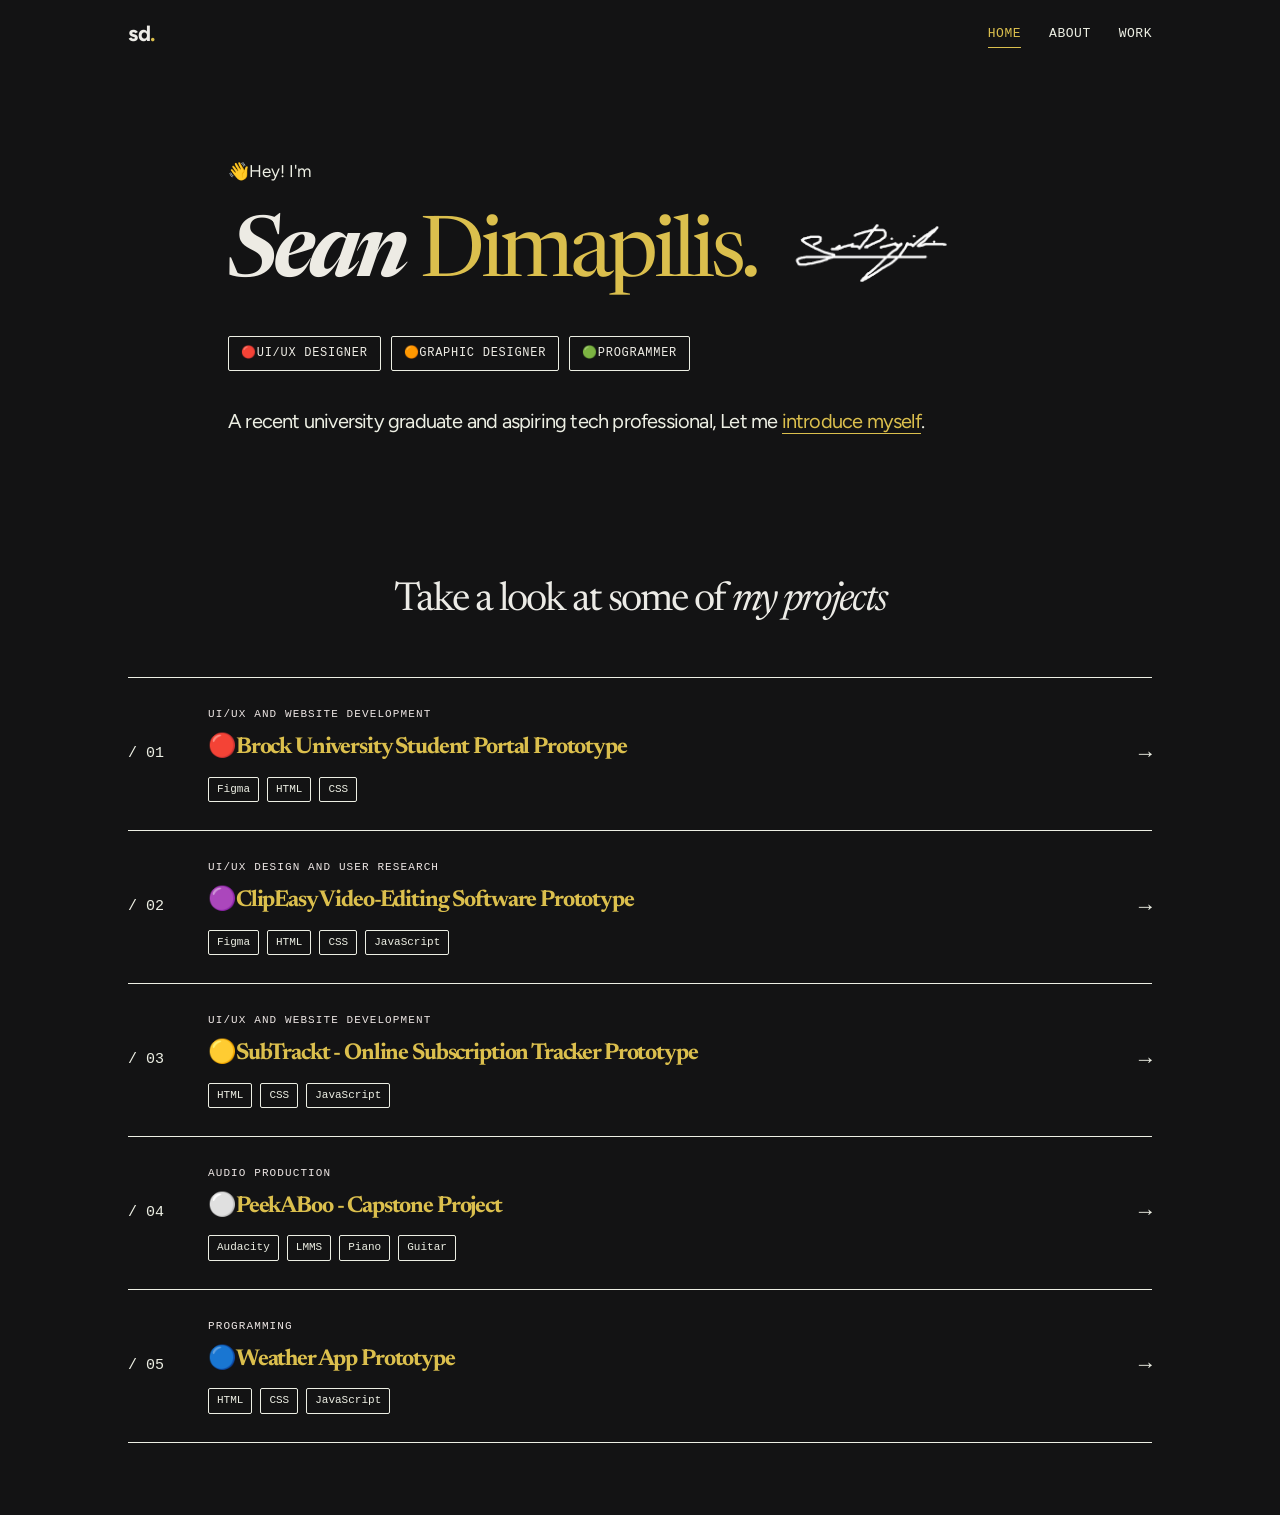
<file: index.html>
<!DOCTYPE html>
<html lang="en">
<head>
<meta charset="UTF-8">
<meta name="viewport" content="width=device-width, initial-scale=1">
<title>Sean Dimapilis - Home</title>
<meta name="description" content="Sean Dimapilis — UI/UX designer, programmer and audio producer. Portfolio of student and personal projects.">
<link rel="stylesheet" href="style.css">
</head>
<body>

<nav class="site-nav">
  <div class="wrap">
    <a href="index.html" class="logo">sd<span>.</span></a>
    <ul class="nav-links">
      <li><a href="index.html" class="active">Home</a></li>
      <li><a href="about.html">About</a></li>
      <li><a href="index.html#work">Work</a></li>
    </ul>
  </div>
</nav>
    <header class="hero">
    <div class="wrap">
        <div class="hero-eq-row">
        <div class="eq" aria-hidden="true">
            <span></span><span></span><span></span><span></span><span></span><span></span>
            <span></span><span></span><span></span><span></span><span></span><span></span>
        </div>
      </div>
        
    <p class="hero-greet">👋Hey! I'm</p>
    <h1><b>Sean </b><em> Dimapilis.</em><img src="image.png"></h1>
    <div class="roles">
      <span>🔴UI/UX Designer</span>
      <span>🟠Graphic Designer</span>
      <span>🟢Programmer</span>
    </div>
    <p class="hero-copy">
      A recent university graduate and aspiring tech professional, Let me <a href="about.html">introduce myself</a>.
    </p>
  </div>
</header>

<section id="work">
  <div class="wrap">
    <div class="section-head">
        <h2>Take a look at some of <i>my projects</i></h2>
    </div>

    <div class="tracklist">
      <a class="track" href="brock.html">
        <span class="track-num">/ 01</span>
        <span class="track-main">
          <span class="track-cat">UI/UX and Website Development</span>
          <span class="track-title"><b>🔴Brock University Student Portal Prototype</b></span>
          <span class="track-tags"><span>Figma</span><span>HTML</span><span>CSS</span></span>
        </span>
        <span class="track-arrow">→</span>
      </a>

       <a class="track" href="clipeasy.html">
        <span class="track-num">/ 02</span>
        <span class="track-main">
          <span class="track-cat">UI/UX Design and User Research</span>
          <span class="track-title"><b>🟣ClipEasy Video-Editing Software Prototype</b></span>
          <span class="track-tags"><span>Figma</span><span>HTML</span><span>CSS</span><span>JavaScript</span></span>
        </span>
        <span class="track-arrow">→</span>
      </a>

      <a class="track" href="subtrackt.html">
        <span class="track-num">/ 03</span>
        <span class="track-main">
          <span class="track-cat">UI/UX and Website Development</span>
          <span class="track-title"><b>🟡SubTrackt - Online Subscription Tracker Prototype</b></span>
          <span class="track-tags"><span>HTML</span><span>CSS</span><span>JavaScript</span></span>
        </span>
        <span class="track-arrow">→</span>
      </a>
      
      <a class="track" href="peekaboo.html">
        <span class="track-num">/ 04</span>
        <span class="track-main">
          <span class="track-cat">Audio Production</span>
          <span class="track-title"><b>⚪️PeekABoo - Capstone Project</b></span>
          <span class="track-tags"><span>Audacity</span><span>LMMS</span><span>Piano</span><span>Guitar</span></span>
        </span>
        <span class="track-arrow">→</span>
      </a>

      <a class="track" href="weather.html">
        <span class="track-num">/ 05</span>
        <span class="track-main">
          <span class="track-cat">Programming</span>
          <span class="track-title"><b>🔵Weather App Prototype</b></span>
          <span class="track-tags"><span>HTML</span><span>CSS</span><span>JavaScript</span></span>
        </span>
        <span class="track-arrow">→</span>
      </a>
    </div>
  </div>
</section>
</body>
</html>
</file>
<file: style.css>
@import url('https://fonts.googleapis.com/css2?family=Figtree:ital,wght@0,300..900;1,300..900&family=Gabarito:wght@400..900&family=Gasoek+One&family=Google+Sans:ital,opsz,wght@0,17..18,400..700;1,17..18,400..700&family=Great+Vibes&family=Mrs+Sheppards&family=Nabla&family=Newsreader:ital,opsz,wght@0,6..72,200..800;1,6..72,200..800&family=Noto+Serif+Balinese&family=Petit+Formal+Script&family=Raleway:ital,wght@0,100..900;1,100..900&display=swap');

:root{
  --bg:        #2a363b;
  --bg-raised: #2a363b;
  --bg-card:   #2a363b;
  --line:      #edefe4;
  --text:      #dbbf4d;
  --text-dim:  #edefe4;
  --text-faint:#edefe4;
  --accent:    #dbbf4d;   
  --accent-2:  #ede6e4;   
  --radius:    2px;
  --font-display: 'Figtree', sans-serif;
  --font-body:    'Figtree', sans-serif;
  --font-mono:    'IBM Plex Mono', monospace;
  --maxw: 1080px;
}

*, *::before, *::after{ box-sizing: border-box; }

html{ scroll-behavior: smooth; }

body{
  margin: 0;
  background: #131314;
  color: #ecebe6;
  font-family: Figtree, sans-serif;
  font-size: 16px;
  line-height: 1.6;
}

img { 
  max-width: 100%; 
  display: block; 
}

a{ color: inherit; text-decoration: none; }

::selection{ background: var(--accent); color: #0e1013; }

:focus-visible{
  outline: 2px solid var(--accent);
  outline-offset: 3px;
}

.wrap{
  max-width: var(--maxw);
  margin: 0 auto;
  padding: 0 28px;
}

h1, h2, h3{
  font-family: var(--font-display);
  font-weight: 600;
  letter-spacing: -0.01em;
  margin: 0;
}

h1 {
    display: flex;
    align-items: center; 
    gap: 15px;           
} 

h1 img {
    width: 200px;       
    height: auto;
    filter:brightness(10)
}

.eyebrow{
  font-family: var(--font-mono);
  font-size: 12px;
  letter-spacing: 0.14em;
  text-transform: uppercase;
  color: var(--accent);
  display: inline-flex;
  align-items: center;
  gap: 10px;
}
.eyebrow::before{
  content: "";
  width: 18px;
  height: 1px;
  background: var(--accent);
  display: inline-block;
}

/* ---------- nav ---------- */
.site-nav{
  position: sticky;
  top: 0;
  z-index: 50;
  background: #131314;
  backdrop-filter: blur(10px);

}
.site-nav .wrap{
  display: flex;
  align-items: center;
  justify-content: space-between;
  height: 68px;
}
.logo{
  font-family: var(--font-display);
  font-weight: 700;
  font-size: 22px;
  letter-spacing: -0.02em;
}
.logo span{ color: var(--accent); }

.nav-links{
  display: flex;
  align-items: center;
  gap: 28px;
  list-style: none;
  margin: 0;
  padding: 0;
  font-family: var(--font-mono);
  font-size: 13px;
  letter-spacing: 0.04em;
  text-transform: uppercase;
}
.nav-links a{
  color: var(--text-dim);
  transition: color .15s ease;
  padding: 6px 0;
  border-bottom: 1px solid transparent;
}
.nav-links a:hover,
.nav-links a.active{
  color: var(--text);
  border-bottom-color: var(--accent);
}

/* ---------- hero ---------- */
.hero{
  padding: 54px 0 40px;
}
.hero-eq-row{
  margin-bottom: 36px;
}
.hero-greet{
  font-family: var(--font-body);
  color: var(--text-dim);
  font-size: 17px;
  margin-left: 100px;
}
.hero h1{
  font-size: clamp(44px, 8vw, 84px);
  font-weight: 400;
  letter-spacing: -0.05em;
  font-family: "Newsreader", serif;
  color:#edebe4;
  margin-left: 100px;
  line-height: 0.98;
  font-style: italic;
}

.hero h1 em{
  font-style: normal;
  color: var(--accent);
}
.roles{
  display: flex;
  flex-wrap: wrap;
  gap: 10px;
  margin: 26px 0 34px;
  margin-left: 100px;
}
.roles span{
  font-family: var(--font-mono);
  font-size: 12px;
  letter-spacing: 0.06em;
  text-transform: uppercase;
  color: #edebe4;
  border: 1px solid var(--line);
  padding: 7px 12px;
  border-radius: var(--radius);
}
.hero-copy{
  max-width: 800px;
  color: var(--text-dim);
  font-size: 20px;
  margin-left: 100px;
  letter-spacing: -0.04em;
}
.hero-copy a{
  color: #dbbf4d;
  border-bottom: 1px solid;
}
.hero-copy a:hover{ border-bottom-color: var(--accent); }

/* ---------- buttons ---------- */
.btn{
  display: inline-flex;
  align-items: center;
  gap: 10px;
  font-family: var(--font-mono);
  font-size: 13px;
  letter-spacing: 0.05em;
  text-transform: uppercase;
  padding: 13px 22px;
  border: 1px solid var(--text);
  border-radius: 10px;
  transition: background .15s ease, color .15s ease, border-color .15s ease, transform .15s ease;
}
.btn:hover{
  background: var(--accent);
  border-color: var(--accent);
  color: #0e1013;
  transform: translateY(-1px);
}
.btn.btn-ghost{
  border-color: var(--line);
  color: var(--text-dim);
}
.btn.btn-ghost:hover{
  background: transparent;
  border-color: var(--accent);
  color: var(--accent);
}

/* ---------- sections ---------- */
section{ padding: 72px 0; }
.section-head{
  display: flex;
  align-items: baseline;
  justify-content: space-between;
  gap: 20px;
  margin-bottom: 44px;
  flex-wrap: wrap;
}
.section-head h2{
  font-size: clamp(28px, 4vw, 40px);
  letter-spacing: -0.05em;
  font-weight: 400;
  font-family: "Newsreader", serif;
  margin-top: 10px;
  margin: 0 auto;
}

/* ---------- tracklist / project rows ---------- */
.tracklist{
  border-top: 1px solid var(--line);
}
.track{
  display: grid;
  grid-template-columns: 56px 1fr auto;
  align-items: center;
  gap: 24px;
  padding: 28px 0;
  border-bottom: 1px solid var(--line);
  transition: padding-left .2s ease, background .2s ease;
}
.track:hover{
  padding-left: 10px;
  background: linear-gradient(90deg, rgba(246, 238, 233, 0.05), transparent);
}
.track-num{
  font-family: var(--font-mono);
  color: var(--text-faint);
  font-size: 15px;
}
.track-main{ min-width: 0; }
.track-cat{
  font-family: var(--font-mono);
  font-size: 11px;
  letter-spacing: 0.1em;
  text-transform: uppercase;
  color: var(--accent-2);
  margin-bottom: 6px;
  display: block;
}
.track-title{
  font-family: "Newsreader", serif;
  font-size: 23px;
  font-weight: 300;
  letter-spacing: -0.05em;
  color: var(--text);
}
.track:hover .track-title{ color: var(--accent); }
.track-tags{
  display: flex;
  gap: 8px;
  margin-top: 10px;
  flex-wrap: wrap;
}
.track-tags span{
  font-family: var(--font-mono);
  font-size: 11px;
  color: var(--text-faint);
  border: 1px solid var(--line);
  padding: 3px 8px;
  border-radius: var(--radius);
}
.track-arrow{
  font-family: var(--font-mono);
  font-size: 22px;
  color: var(--text-faint);
  transition: color .2s ease, transform .2s ease;
}
.track:hover .track-arrow{
  color: var(--accent);
  transform: translateX(4px);
}

.icon-btn{
  width: 42px;
  height: 42px;
  border: 1px solid var(--line);
  border-radius: 50%;
  display: flex;
  align-items: center;
  justify-content: center;
  transition: border-color .15s ease, color .15s ease, transform .15s ease;
  color: var(--text-dim);
}
.icon-btn:hover{
  border-color: var(--accent);
  color: var(--accent);
  transform: translateY(-2px);
}
.icon-btn svg { 
  width: 18px; 
  height: 18px; 
}

/* ---------- about page ---------- */
.about-hero{
  padding: 56px 0 20px;
  
}
.about-grid{
  display: grid;
  grid-template-columns: 1.2fr 0.8fr;
  gap: 56px;
  padding: 4px 0;
  align-items: start;
}
.about-photo img { 
  width: 350px; 
  height: auto; 
  display: block; 
  border-radius: 10px;
  margin-left: 40px; 
}
.about-copy p {
  color: var(--text-dim);
  font-size: 18px;
  max-width: 60ch;
}
.skill-block { 
  margin-top: 30px; 
}
.skill-block h3{
  font-family: var(--font-mono);
  font-size: 12px;
  letter-spacing: 0.1em;
  text-transform: uppercase;
  color: var(--accent-2);
  margin-bottom: 12px;
}
.pill-row{
  display: flex;
  flex-wrap: wrap;
  gap: 8px;
}
.pill-row span{
  font-family: var(--font-mono);
  font-size: 12px;
  color: white;
  border: 1px solid var(--accent);
  padding: 6px 11px;
  border-radius: var(--radius);
}

.contact-block{
  padding: 20px 0 30px;
}
.contact-block a.email{
  font-family: var(--font-display);
  font-size: clamp(24px, 4vw, 35px);
  color: var(--accent);
  word-break: break-word;
}

/* ---------- project detail page ---------- */
.project-hero{
  padding: 48px 0 0;
}
.project-eyebrow{
  font-family: var(--font-mono);
  font-size: 12px;
  letter-spacing: 0.1em;
  text-transform: uppercase;
  color: var(--accent);
}
.project-title{
  font-size: clamp(32px, 6vw, 53px);
  margin: 40px 0 40px;
  max-width: 80ch;  
  font-family: "Newsreader", serif;
  font-weight: 400;
}
  
.project-tags{
  display: flex;
  gap: 10px;
  margin-bottom: 32px;
  flex-wrap: wrap;
}
.project-tags span{
  font-family: var(--font-mono);
  font-size: 12px;
  border: 1px solid var(--line);
  padding: 7px 12px;
  border-radius: var(--radius);
  color: var(--text-dim);
}
.project-image{
  margin: 0 auto;
  border-radius: 10px;
  width: 950px;
  margin-bottom: 8px;
}
.project-body{
  display: grid;
  grid-template-columns: 140px 1fr;
  gap: 40px;
  padding: 56px 0;
}
.project-body h2{
  font-family: var(--font-mono);
  font-size: 12px;
  letter-spacing: 0.1em;
  text-transform: uppercase;
  color: var(--accent);
}
.project-body p{
  color: var(--text-dim);
  font-size: 17px;
  max-width: 68ch;
}
.project-body ul{
  color: var(--text-dim);
  padding-left: 18px;
}
.project-cta{
  padding: 0 0 64px;
}
.project-nav{
  display: flex;
  justify-content: space-between;
  border-top: 1px solid var(--line);
  padding: 30px 0;
  font-family: var(--font-mono);
  font-size: 13px;
  text-transform: uppercase;
  letter-spacing: 0.05em;
}
.project-nav a{ color: var(--text-dim); transition: color .15s; }
.project-nav a:hover{ color: var(--accent); }

.project-colours {
  display: flex;
  gap: 10px;
  margin-left: 65px;
  margin-bottom: 2px;
}

.project-colours span {
  width: 40px;
  height: 40px;
  border-radius: 10px;
  border: 1px solid white;
}

/* ---------- responsive ---------- */
@media (max-width: 760px){
  .nav-links{ gap: 16px; font-size: 11px; }
  .track{ grid-template-columns: 32px 1fr; }
  .track-arrow{ display: none; }
  .about-grid{ grid-template-columns: 1fr; }
  .project-body{ grid-template-columns: 1fr; gap: 16px; }
  .footer-top{ flex-direction: column; }
}
</file>
